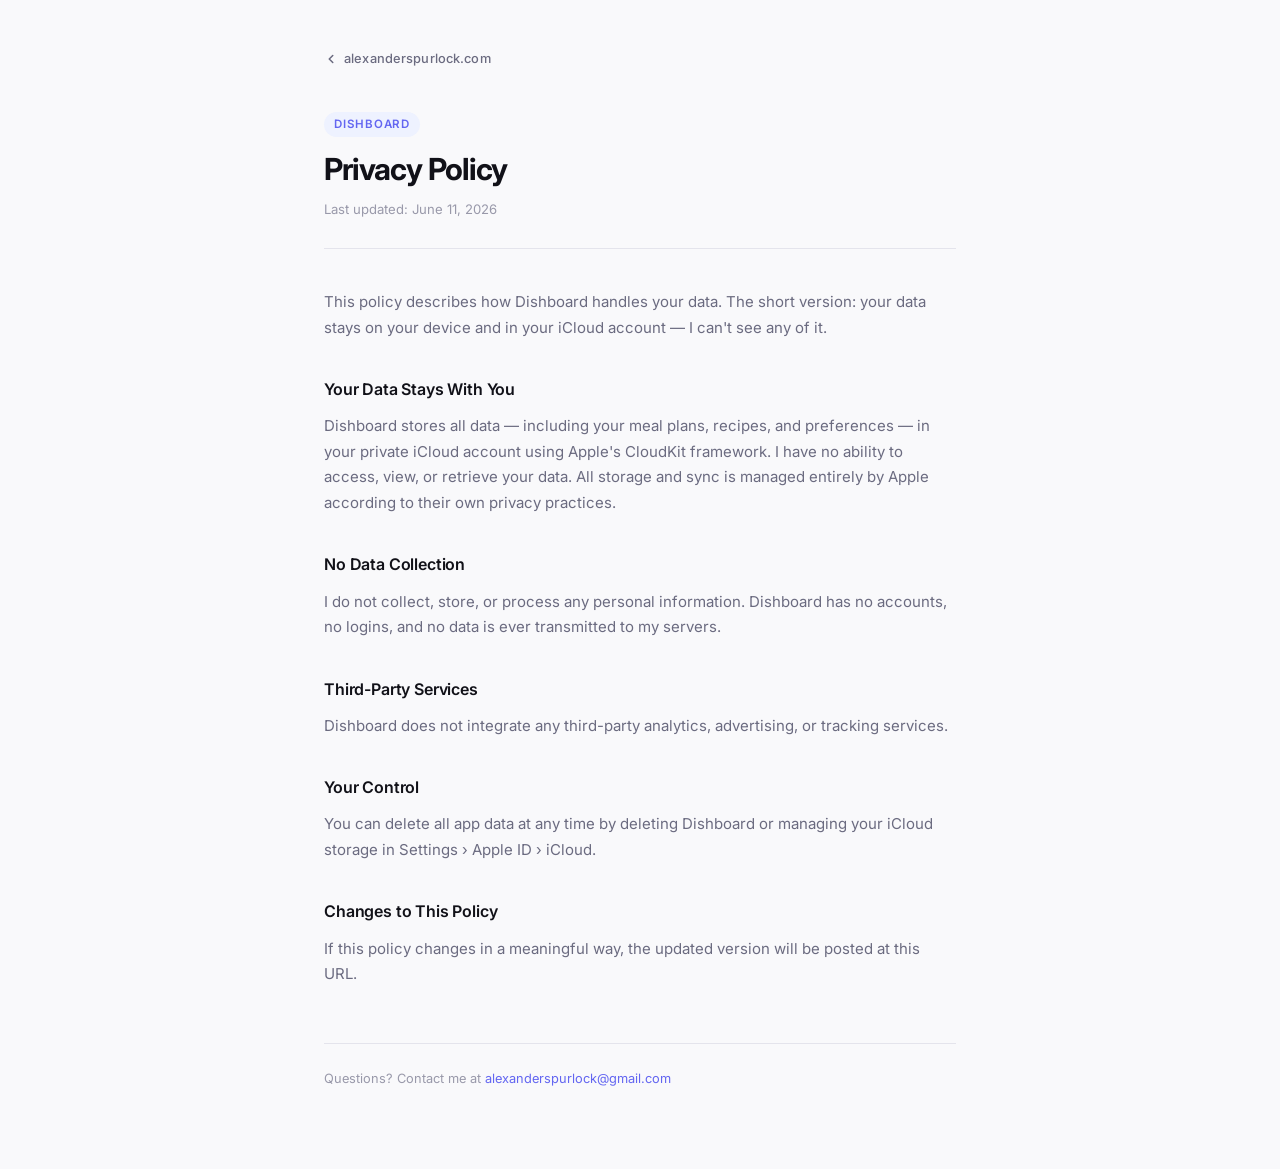
<file: legal/dishboard/privacy/index.html>
<!doctype html>
<html lang="en">
  <head>
    <meta charset="UTF-8" />
    <meta name="viewport" content="width=device-width, initial-scale=1.0" />
    <title>Privacy Policy — Dishboard</title>
    <meta name="description" content="Privacy Policy for Dishboard by Alexander Spurlock" />
    <meta name="author" content="Alexander Spurlock" />
    <link rel="preconnect" href="https://fonts.googleapis.com" />
    <link rel="preconnect" href="https://fonts.gstatic.com" crossorigin />
    <link href="https://fonts.googleapis.com/css2?family=Inter:wght@400;500;600;700&display=swap" rel="stylesheet" />
    <link rel="stylesheet" href="../../legal.css" />
  </head>
  <body>
    <div class="page">

      <a href="/" class="back">
        <svg viewBox="0 0 16 16" fill="none" stroke="currentColor" stroke-width="1.75" stroke-linecap="round" stroke-linejoin="round">
          <path d="M10 12L6 8l4-4"/>
        </svg>
        alexanderspurlock.com
      </a>

      <header class="doc-header">
        <span class="app-tag">Dishboard</span>
        <h1>Privacy Policy</h1>
        <p class="doc-meta">Last updated: June 11, 2026</p>
      </header>

      <main class="doc-body">
        <p>
          This policy describes how Dishboard handles your data. The short version:
          your data stays on your device and in your iCloud account — I can't see any of it.
        </p>

        <h2>Your Data Stays With You</h2>
        <p>
          Dishboard stores all data — including your meal plans, recipes, and preferences —
          in your private iCloud account using Apple's CloudKit framework. I have no ability
          to access, view, or retrieve your data. All storage and sync is managed entirely
          by Apple according to their own privacy practices.
        </p>

        <h2>No Data Collection</h2>
        <p>
          I do not collect, store, or process any personal information. Dishboard has no
          accounts, no logins, and no data is ever transmitted to my servers.
        </p>

        <h2>Third-Party Services</h2>
        <p>
          Dishboard does not integrate any third-party analytics, advertising, or tracking services.
        </p>

        <h2>Your Control</h2>
        <p>
          You can delete all app data at any time by deleting Dishboard or managing your
          iCloud storage in Settings &rsaquo; Apple ID &rsaquo; iCloud.
        </p>

        <h2>Changes to This Policy</h2>
        <p>
          If this policy changes in a meaningful way, the updated version will be
          posted at this URL.
        </p>
      </main>

      <footer class="doc-footer">
        Questions? Contact me at
        <a href="mailto:alexanderspurlock@gmail.com">alexanderspurlock@gmail.com</a>
      </footer>

    </div>
  </body>
</html>
</file>
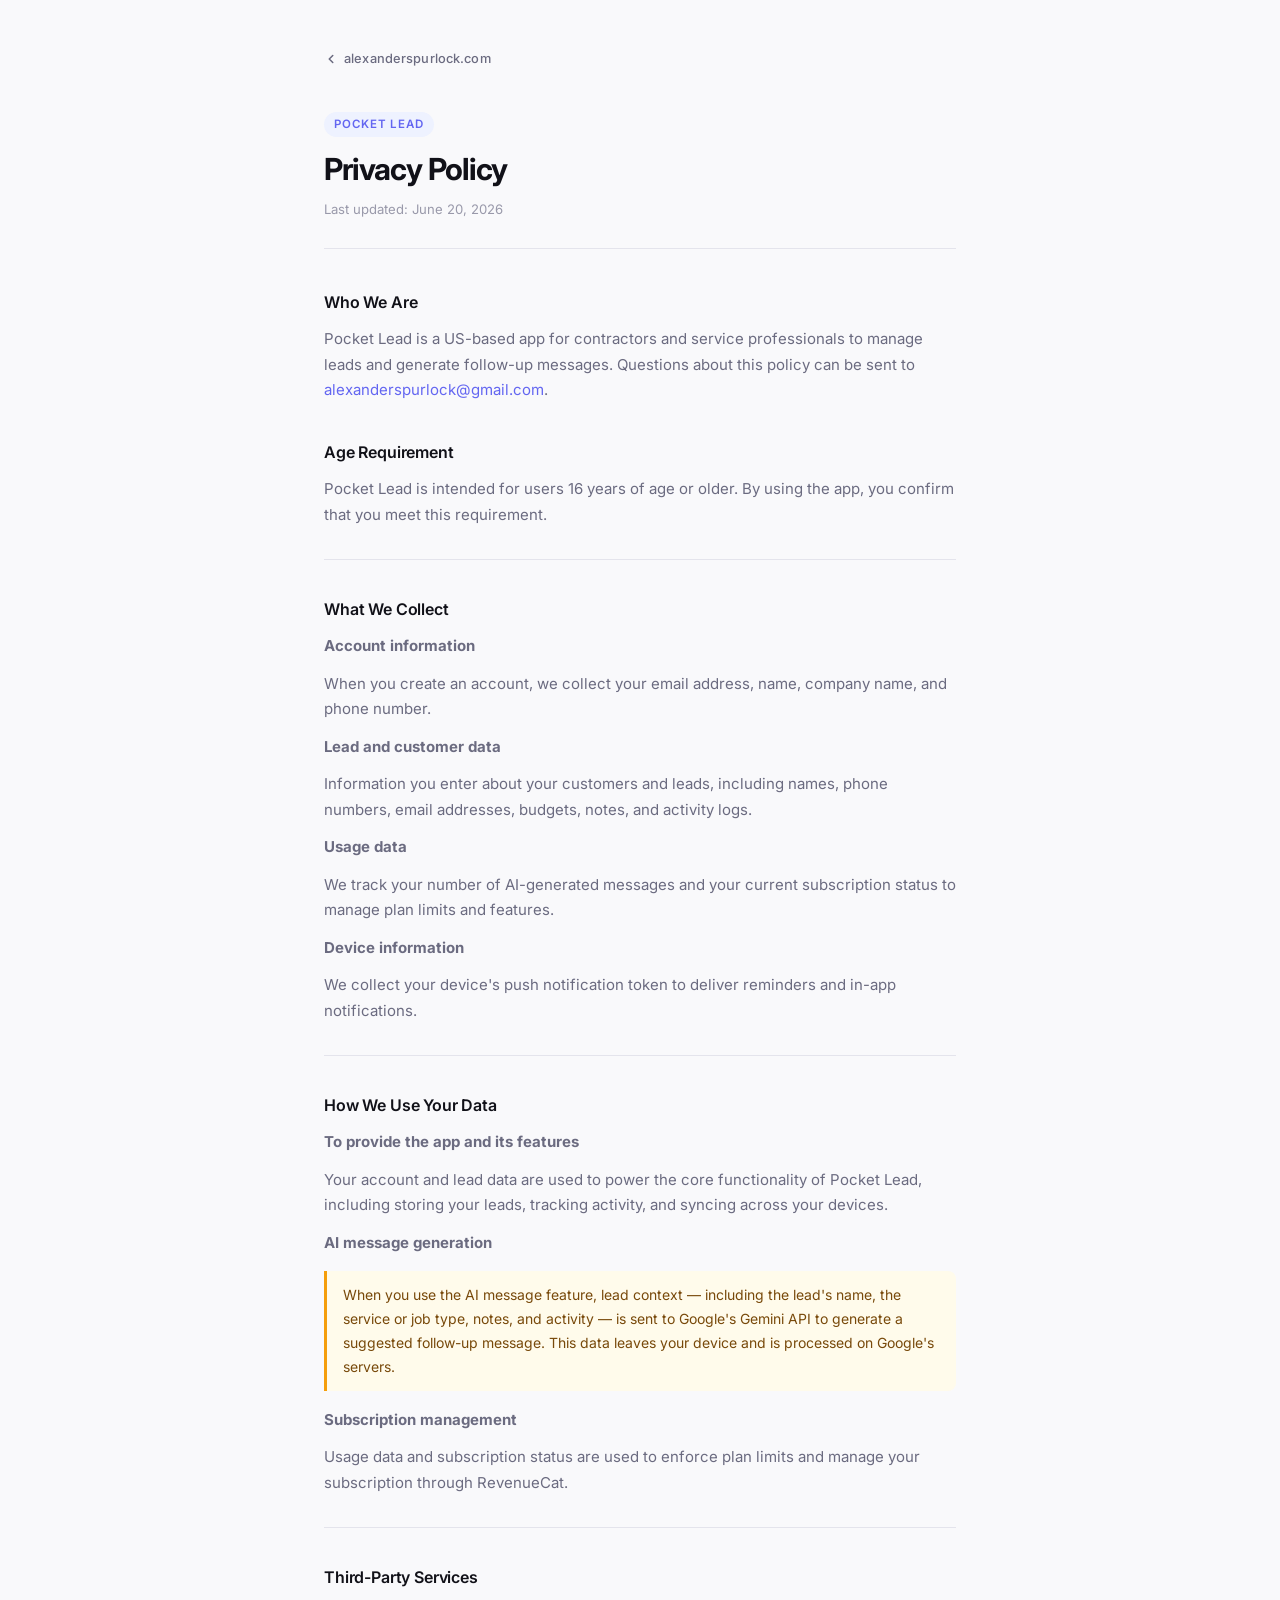
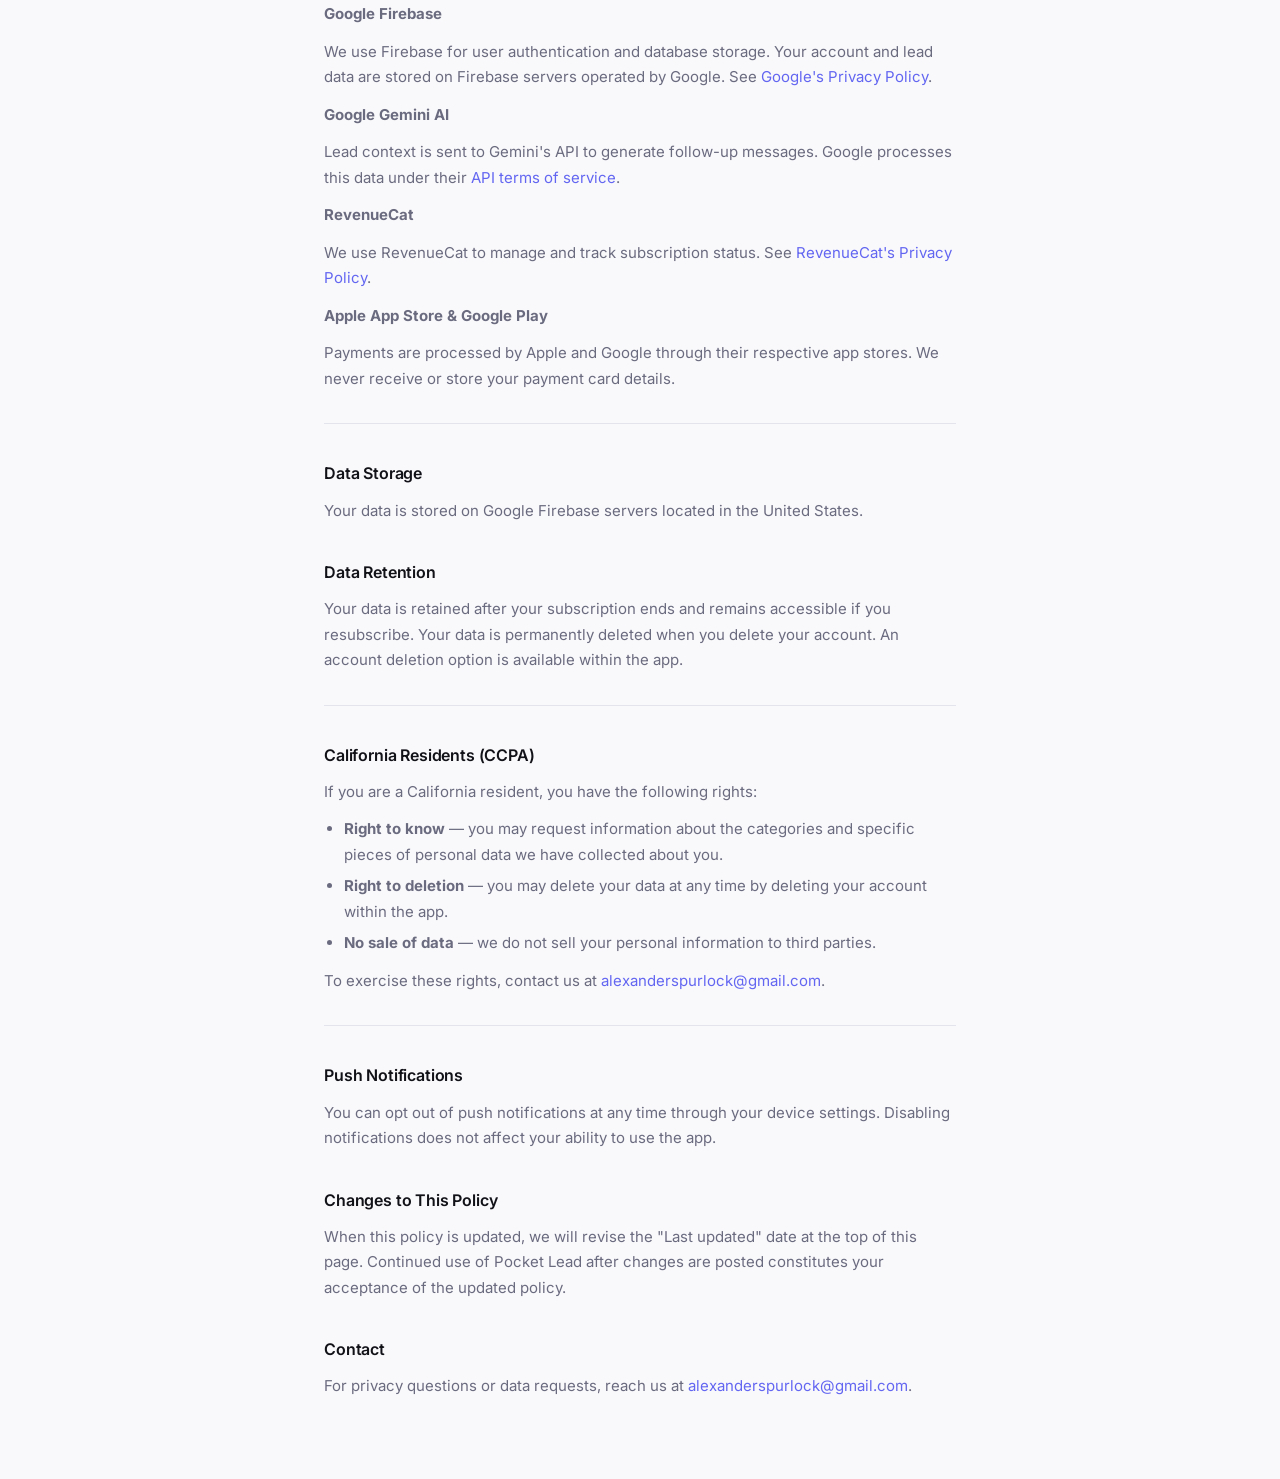
<file: legal/pocket-lead/privacy/index.html>
<!doctype html>
<html lang="en">
  <head>
    <meta charset="UTF-8" />
    <meta name="viewport" content="width=device-width, initial-scale=1.0" />
    <title>Privacy Policy — Pocket Lead</title>
    <meta name="description" content="Privacy Policy for Pocket Lead by Alexander Spurlock" />
    <meta name="author" content="Alexander Spurlock" />
    <link rel="preconnect" href="https://fonts.googleapis.com" />
    <link rel="preconnect" href="https://fonts.gstatic.com" crossorigin />
    <link href="https://fonts.googleapis.com/css2?family=Inter:wght@400;500;600;700&display=swap" rel="stylesheet" />
    <link rel="stylesheet" href="../../legal.css" />
  </head>
  <body>
    <div class="page">

      <a href="/" class="back">
        <svg viewBox="0 0 16 16" fill="none" stroke="currentColor" stroke-width="1.75" stroke-linecap="round" stroke-linejoin="round">
          <path d="M10 12L6 8l4-4"/>
        </svg>
        alexanderspurlock.com
      </a>

      <header class="doc-header">
        <span class="app-tag">Pocket Lead</span>
        <h1>Privacy Policy</h1>
        <p class="doc-meta">Last updated: June 20, 2026</p>
      </header>

      <main class="doc-body">

        <h2>Who We Are</h2>
        <p>
          Pocket Lead is a US-based app for contractors and service professionals to manage
          leads and generate follow-up messages. Questions about this policy can be sent to
          <a href="mailto:alexanderspurlock@gmail.com">alexanderspurlock@gmail.com</a>.
        </p>

        <h2>Age Requirement</h2>
        <p>
          Pocket Lead is intended for users 16 years of age or older. By using the app,
          you confirm that you meet this requirement.
        </p>

        <hr class="section-divider" />

        <h2>What We Collect</h2>

        <p><strong>Account information</strong></p>
        <p>
          When you create an account, we collect your email address, name, company name,
          and phone number.
        </p>

        <p><strong>Lead and customer data</strong></p>
        <p>
          Information you enter about your customers and leads, including names, phone numbers,
          email addresses, budgets, notes, and activity logs.
        </p>

        <p><strong>Usage data</strong></p>
        <p>
          We track your number of AI-generated messages and your current subscription status
          to manage plan limits and features.
        </p>

        <p><strong>Device information</strong></p>
        <p>
          We collect your device's push notification token to deliver reminders and
          in-app notifications.
        </p>

        <hr class="section-divider" />

        <h2>How We Use Your Data</h2>

        <p><strong>To provide the app and its features</strong></p>
        <p>
          Your account and lead data are used to power the core functionality of Pocket Lead,
          including storing your leads, tracking activity, and syncing across your devices.
        </p>

        <p><strong>AI message generation</strong></p>
        <div class="callout">
          When you use the AI message feature, lead context — including the lead's name,
          the service or job type, notes, and activity — is sent to Google's Gemini API
          to generate a suggested follow-up message. This data leaves your device and is
          processed on Google's servers.
        </div>

        <p><strong>Subscription management</strong></p>
        <p>
          Usage data and subscription status are used to enforce plan limits and manage
          your subscription through RevenueCat.
        </p>

        <hr class="section-divider" />

        <h2>Third-Party Services</h2>

        <p><strong>Google Firebase</strong></p>
        <p>
          We use Firebase for user authentication and database storage. Your account and
          lead data are stored on Firebase servers operated by Google. See
          <a href="https://policies.google.com/privacy" target="_blank" rel="noopener">Google's Privacy Policy</a>.
        </p>

        <p><strong>Google Gemini AI</strong></p>
        <p>
          Lead context is sent to Gemini's API to generate follow-up messages. Google
          processes this data under their
          <a href="https://ai.google.dev/terms" target="_blank" rel="noopener">API terms of service</a>.
        </p>

        <p><strong>RevenueCat</strong></p>
        <p>
          We use RevenueCat to manage and track subscription status. See
          <a href="https://www.revenuecat.com/privacy" target="_blank" rel="noopener">RevenueCat's Privacy Policy</a>.
        </p>

        <p><strong>Apple App Store &amp; Google Play</strong></p>
        <p>
          Payments are processed by Apple and Google through their respective app stores.
          We never receive or store your payment card details.
        </p>

        <hr class="section-divider" />

        <h2>Data Storage</h2>
        <p>
          Your data is stored on Google Firebase servers located in the United States.
        </p>

        <h2>Data Retention</h2>
        <p>
          Your data is retained after your subscription ends and remains accessible if
          you resubscribe. Your data is permanently deleted when you delete your account.
          An account deletion option is available within the app.
        </p>

        <hr class="section-divider" />

        <h2>California Residents (CCPA)</h2>
        <p>If you are a California resident, you have the following rights:</p>
        <ul>
          <li><strong>Right to know</strong> — you may request information about the categories and specific pieces of personal data we have collected about you.</li>
          <li><strong>Right to deletion</strong> — you may delete your data at any time by deleting your account within the app.</li>
          <li><strong>No sale of data</strong> — we do not sell your personal information to third parties.</li>
        </ul>
        <p>
          To exercise these rights, contact us at
          <a href="mailto:alexanderspurlock@gmail.com">alexanderspurlock@gmail.com</a>.
        </p>

        <hr class="section-divider" />

        <h2>Push Notifications</h2>
        <p>
          You can opt out of push notifications at any time through your device settings.
          Disabling notifications does not affect your ability to use the app.
        </p>

        <h2>Changes to This Policy</h2>
        <p>
          When this policy is updated, we will revise the "Last updated" date at the top
          of this page. Continued use of Pocket Lead after changes are posted constitutes
          your acceptance of the updated policy.
        </p>

        <h2>Contact</h2>
        <p>
          For privacy questions or data requests, reach us at
          <a href="mailto:alexanderspurlock@gmail.com">alexanderspurlock@gmail.com</a>.
        </p>

      </main>

    </div>
  </body>
</html>
</file>
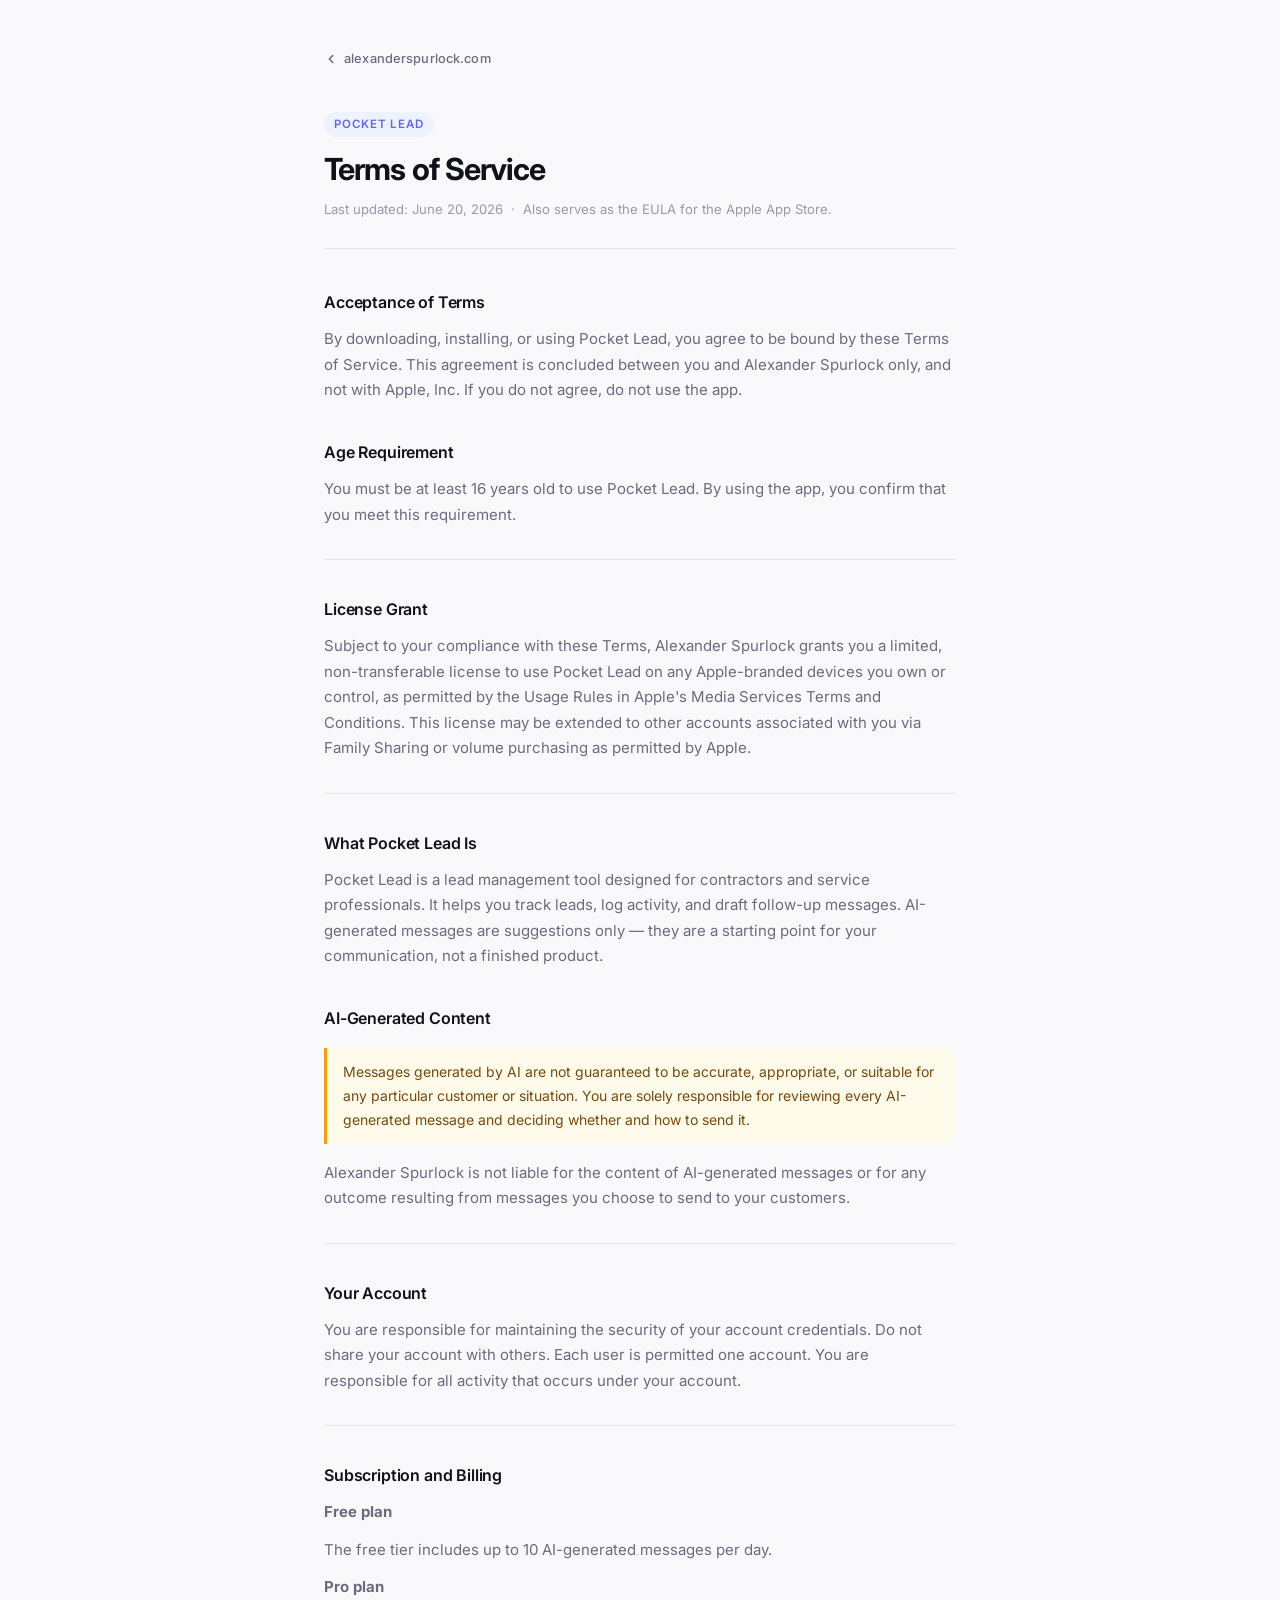
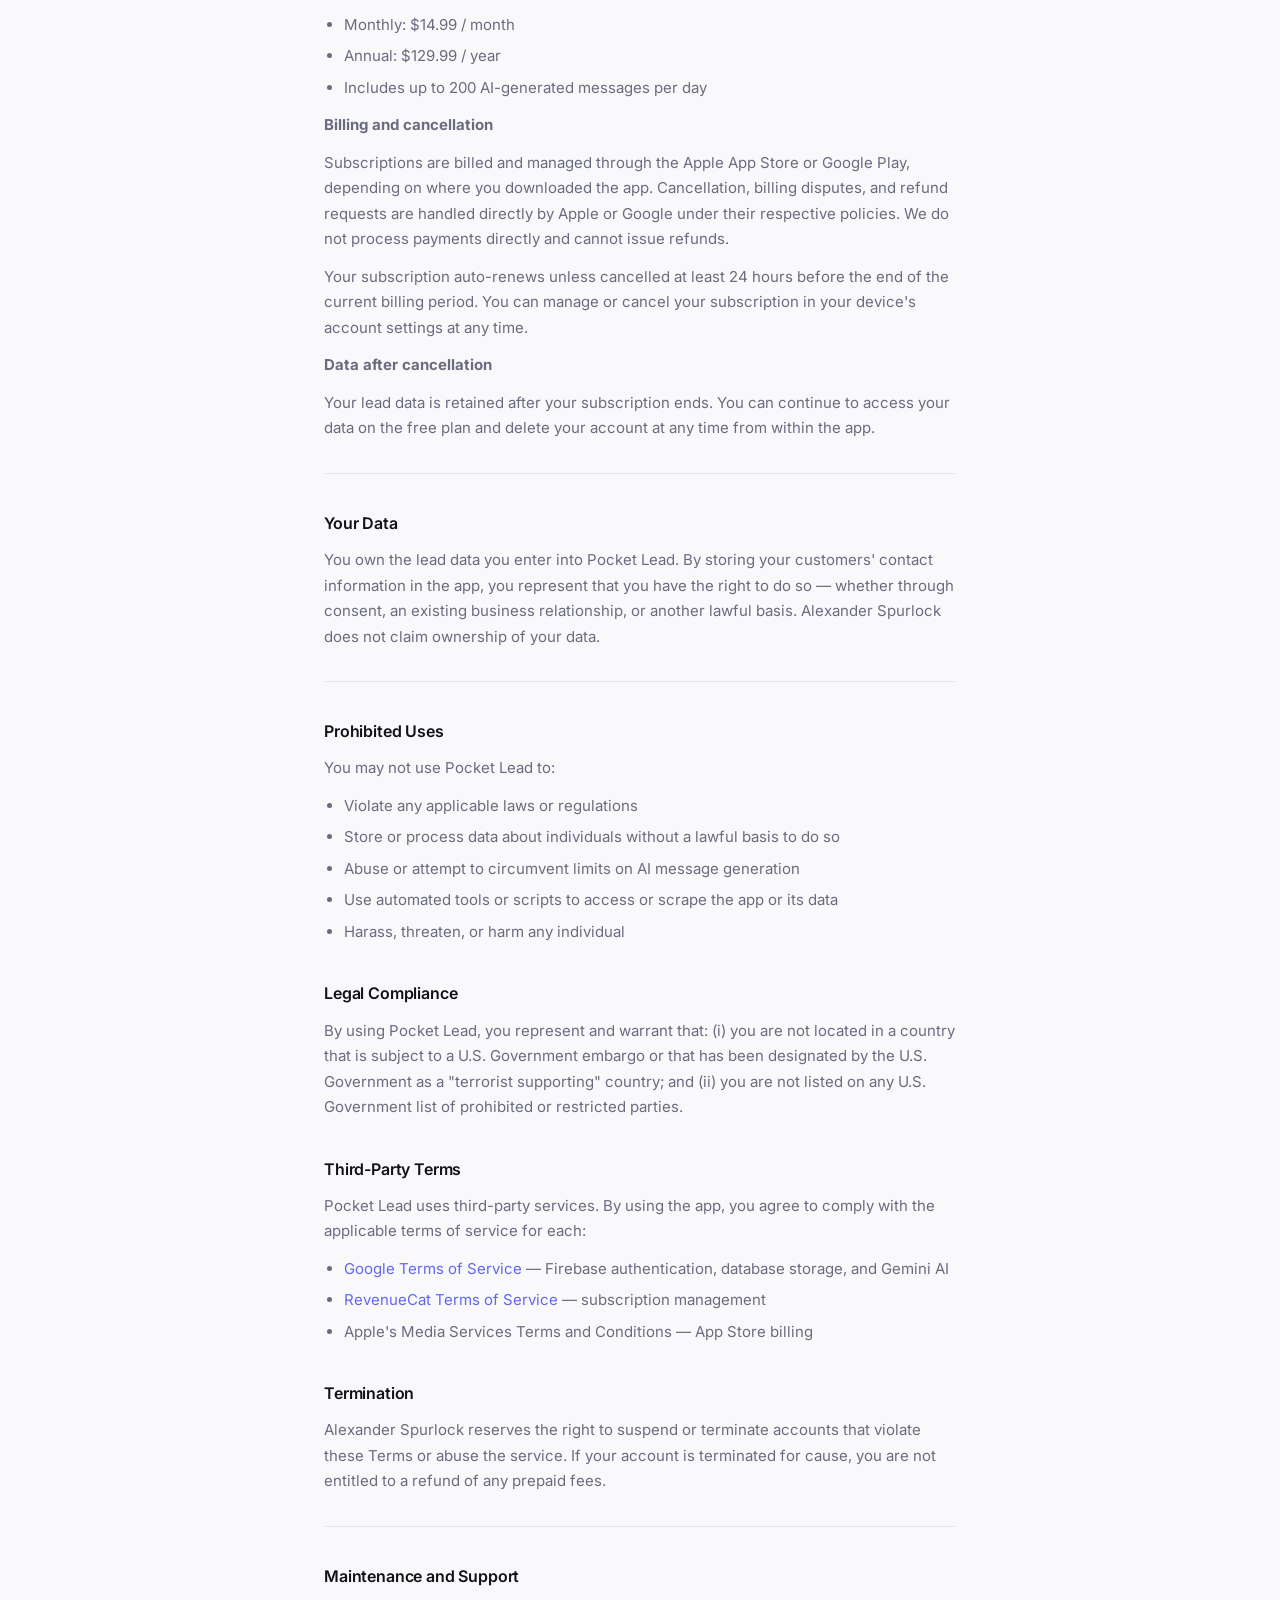
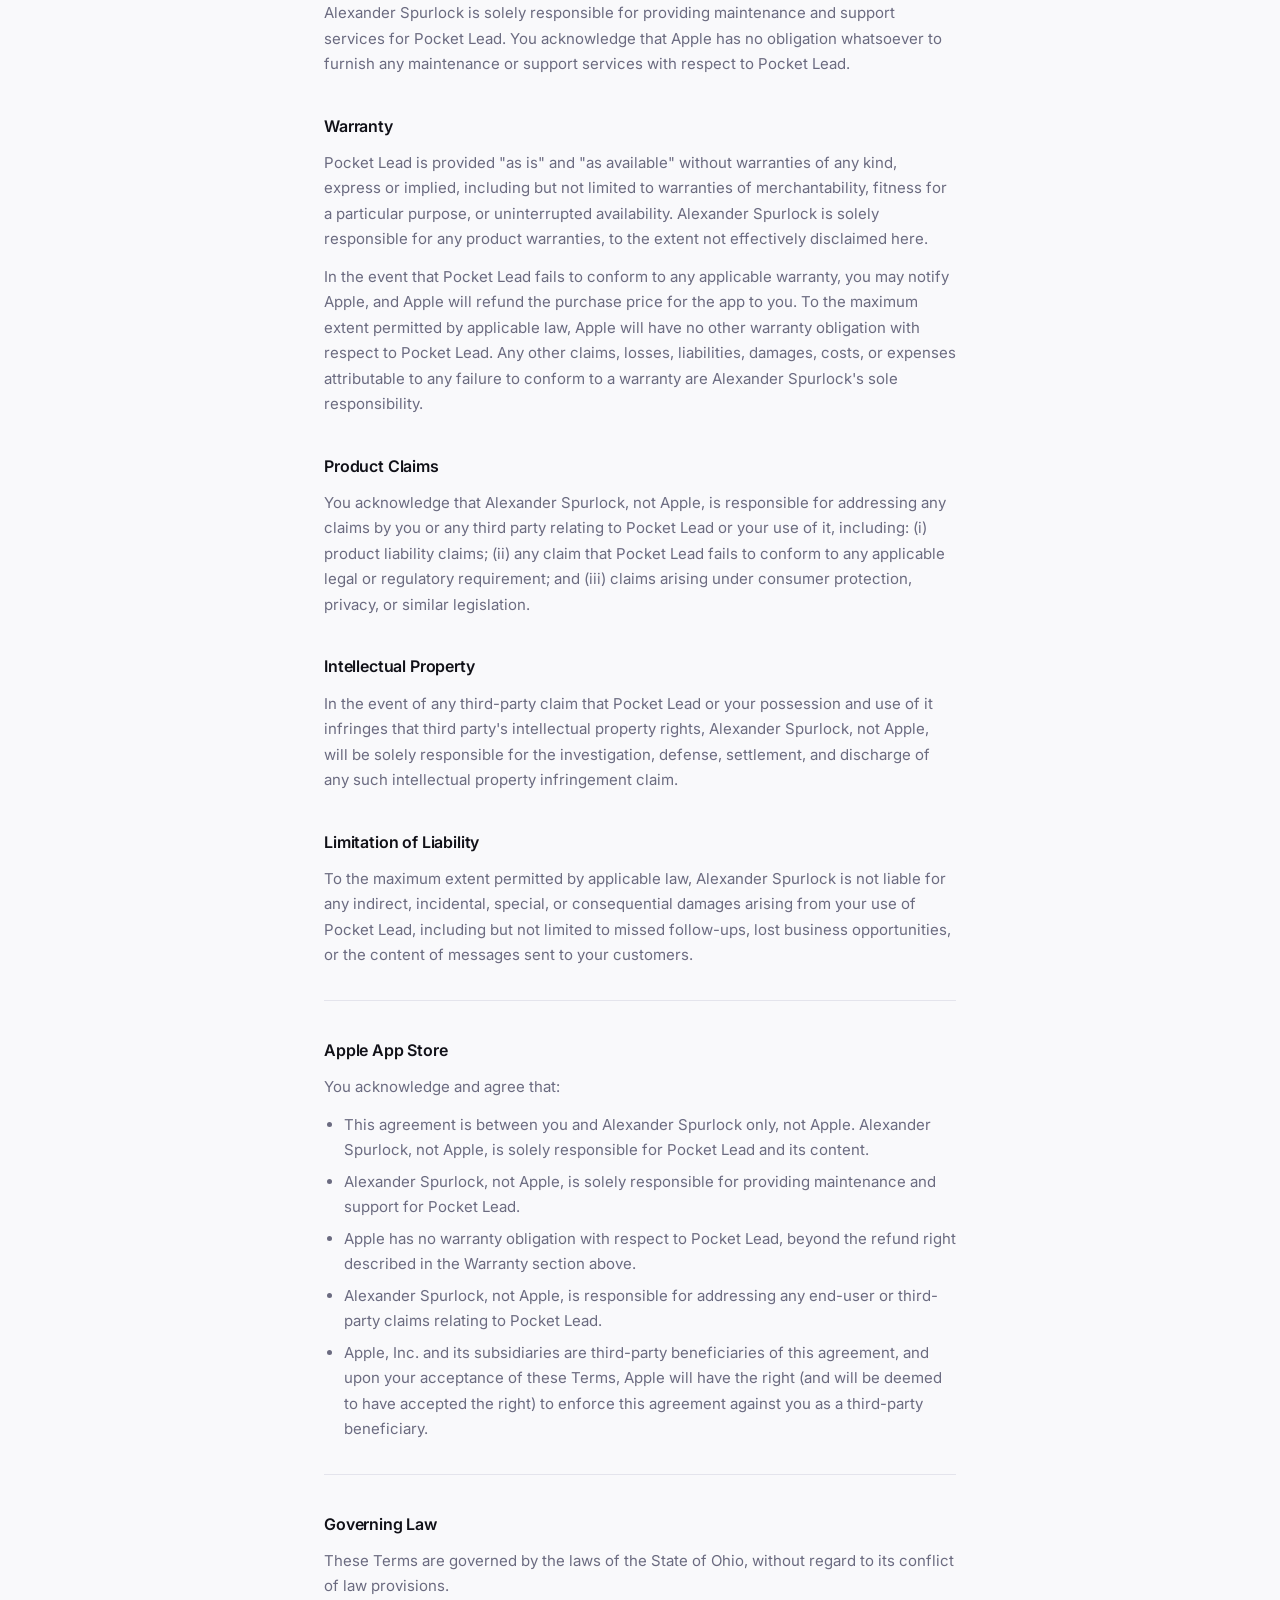
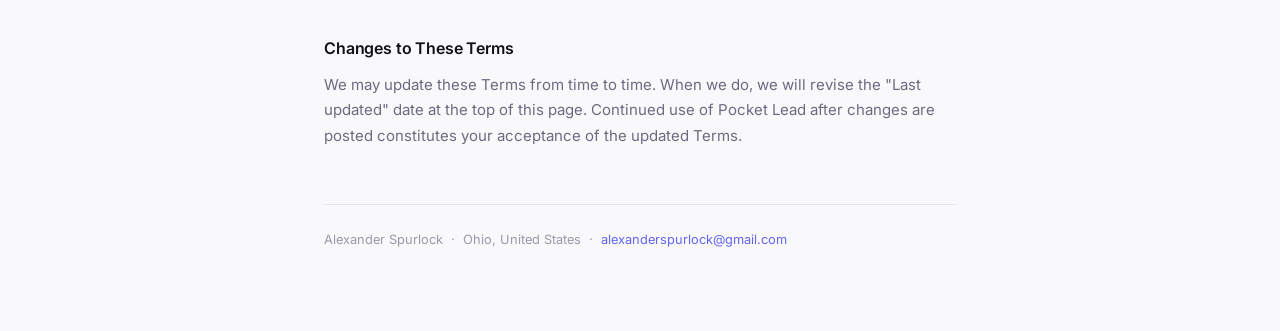
<file: legal/pocket-lead/terms/index.html>
<!doctype html>
<html lang="en">
  <head>
    <meta charset="UTF-8" />
    <meta name="viewport" content="width=device-width, initial-scale=1.0" />
    <title>Terms of Service — Pocket Lead</title>
    <meta name="description" content="Terms of Service for Pocket Lead by Alexander Spurlock" />
    <meta name="author" content="Alexander Spurlock" />
    <link rel="preconnect" href="https://fonts.googleapis.com" />
    <link rel="preconnect" href="https://fonts.gstatic.com" crossorigin />
    <link href="https://fonts.googleapis.com/css2?family=Inter:wght@400;500;600;700&display=swap" rel="stylesheet" />
    <link rel="stylesheet" href="../../legal.css" />
  </head>
  <body>
    <div class="page">

      <a href="/" class="back">
        <svg viewBox="0 0 16 16" fill="none" stroke="currentColor" stroke-width="1.75" stroke-linecap="round" stroke-linejoin="round">
          <path d="M10 12L6 8l4-4"/>
        </svg>
        alexanderspurlock.com
      </a>

      <header class="doc-header">
        <span class="app-tag">Pocket Lead</span>
        <h1>Terms of Service</h1>
        <p class="doc-meta">
          Last updated: June 20, 2026 &nbsp;&middot;&nbsp;
          Also serves as the EULA for the Apple App Store.
        </p>
      </header>

      <main class="doc-body">

        <h2>Acceptance of Terms</h2>
        <p>
          By downloading, installing, or using Pocket Lead, you agree to be bound by these
          Terms of Service. This agreement is concluded between you and Alexander Spurlock
          only, and not with Apple, Inc. If you do not agree, do not use the app.
        </p>

        <h2>Age Requirement</h2>
        <p>
          You must be at least 16 years old to use Pocket Lead. By using the app, you
          confirm that you meet this requirement.
        </p>

        <hr class="section-divider" />

        <h2>License Grant</h2>
        <p>
          Subject to your compliance with these Terms, Alexander Spurlock grants you a
          limited, non-transferable license to use Pocket Lead on any Apple-branded devices
          you own or control, as permitted by the Usage Rules in Apple's Media Services
          Terms and Conditions. This license may be extended to other accounts associated
          with you via Family Sharing or volume purchasing as permitted by Apple.
        </p>

        <hr class="section-divider" />

        <h2>What Pocket Lead Is</h2>
        <p>
          Pocket Lead is a lead management tool designed for contractors and service
          professionals. It helps you track leads, log activity, and draft follow-up
          messages. AI-generated messages are suggestions only — they are a starting
          point for your communication, not a finished product.
        </p>

        <h2>AI-Generated Content</h2>
        <div class="callout">
          Messages generated by AI are not guaranteed to be accurate, appropriate, or
          suitable for any particular customer or situation. You are solely responsible
          for reviewing every AI-generated message and deciding whether and how to send it.
        </div>
        <p>
          Alexander Spurlock is not liable for the content of AI-generated messages or
          for any outcome resulting from messages you choose to send to your customers.
        </p>

        <hr class="section-divider" />

        <h2>Your Account</h2>
        <p>
          You are responsible for maintaining the security of your account credentials.
          Do not share your account with others. Each user is permitted one account.
          You are responsible for all activity that occurs under your account.
        </p>

        <hr class="section-divider" />

        <h2>Subscription and Billing</h2>

        <p><strong>Free plan</strong></p>
        <p>The free tier includes up to 10 AI-generated messages per day.</p>

        <p><strong>Pro plan</strong></p>
        <ul>
          <li>Monthly: $14.99 / month</li>
          <li>Annual: $129.99 / year</li>
          <li>Includes up to 200 AI-generated messages per day</li>
        </ul>

        <p><strong>Billing and cancellation</strong></p>
        <p>
          Subscriptions are billed and managed through the Apple App Store or Google Play,
          depending on where you downloaded the app. Cancellation, billing disputes, and
          refund requests are handled directly by Apple or Google under their respective
          policies. We do not process payments directly and cannot issue refunds.
        </p>
        <p>
          Your subscription auto-renews unless cancelled at least 24 hours before the
          end of the current billing period. You can manage or cancel your subscription
          in your device's account settings at any time.
        </p>

        <p><strong>Data after cancellation</strong></p>
        <p>
          Your lead data is retained after your subscription ends. You can continue to
          access your data on the free plan and delete your account at any time from
          within the app.
        </p>

        <hr class="section-divider" />

        <h2>Your Data</h2>
        <p>
          You own the lead data you enter into Pocket Lead. By storing your customers'
          contact information in the app, you represent that you have the right to do so —
          whether through consent, an existing business relationship, or another lawful
          basis. Alexander Spurlock does not claim ownership of your data.
        </p>

        <hr class="section-divider" />

        <h2>Prohibited Uses</h2>
        <p>You may not use Pocket Lead to:</p>
        <ul>
          <li>Violate any applicable laws or regulations</li>
          <li>Store or process data about individuals without a lawful basis to do so</li>
          <li>Abuse or attempt to circumvent limits on AI message generation</li>
          <li>Use automated tools or scripts to access or scrape the app or its data</li>
          <li>Harass, threaten, or harm any individual</li>
        </ul>

        <h2>Legal Compliance</h2>
        <p>
          By using Pocket Lead, you represent and warrant that: (i) you are not located
          in a country that is subject to a U.S. Government embargo or that has been
          designated by the U.S. Government as a "terrorist supporting" country; and
          (ii) you are not listed on any U.S. Government list of prohibited or
          restricted parties.
        </p>

        <h2>Third-Party Terms</h2>
        <p>Pocket Lead uses third-party services. By using the app, you agree to comply with the applicable terms of service for each:</p>
        <ul>
          <li><a href="https://policies.google.com/terms" target="_blank" rel="noopener">Google Terms of Service</a> — Firebase authentication, database storage, and Gemini AI</li>
          <li><a href="https://www.revenuecat.com/terms" target="_blank" rel="noopener">RevenueCat Terms of Service</a> — subscription management</li>
          <li>Apple's Media Services Terms and Conditions — App Store billing</li>
        </ul>

        <h2>Termination</h2>
        <p>
          Alexander Spurlock reserves the right to suspend or terminate accounts that
          violate these Terms or abuse the service. If your account is terminated for
          cause, you are not entitled to a refund of any prepaid fees.
        </p>

        <hr class="section-divider" />

        <h2>Maintenance and Support</h2>
        <p>
          Alexander Spurlock is solely responsible for providing maintenance and support
          services for Pocket Lead. You acknowledge that Apple has no obligation
          whatsoever to furnish any maintenance or support services with respect to
          Pocket Lead.
        </p>

        <h2>Warranty</h2>
        <p>
          Pocket Lead is provided "as is" and "as available" without warranties of any
          kind, express or implied, including but not limited to warranties of
          merchantability, fitness for a particular purpose, or uninterrupted
          availability. Alexander Spurlock is solely responsible for any product
          warranties, to the extent not effectively disclaimed here.
        </p>
        <p>
          In the event that Pocket Lead fails to conform to any applicable warranty,
          you may notify Apple, and Apple will refund the purchase price for the app
          to you. To the maximum extent permitted by applicable law, Apple will have
          no other warranty obligation with respect to Pocket Lead. Any other claims,
          losses, liabilities, damages, costs, or expenses attributable to any failure
          to conform to a warranty are Alexander Spurlock's sole responsibility.
        </p>

        <h2>Product Claims</h2>
        <p>
          You acknowledge that Alexander Spurlock, not Apple, is responsible for
          addressing any claims by you or any third party relating to Pocket Lead or
          your use of it, including: (i) product liability claims; (ii) any claim that
          Pocket Lead fails to conform to any applicable legal or regulatory requirement;
          and (iii) claims arising under consumer protection, privacy, or similar
          legislation.
        </p>

        <h2>Intellectual Property</h2>
        <p>
          In the event of any third-party claim that Pocket Lead or your possession and
          use of it infringes that third party's intellectual property rights, Alexander
          Spurlock, not Apple, will be solely responsible for the investigation, defense,
          settlement, and discharge of any such intellectual property infringement claim.
        </p>

        <h2>Limitation of Liability</h2>
        <p>
          To the maximum extent permitted by applicable law, Alexander Spurlock is not
          liable for any indirect, incidental, special, or consequential damages arising
          from your use of Pocket Lead, including but not limited to missed follow-ups,
          lost business opportunities, or the content of messages sent to your customers.
        </p>

        <hr class="section-divider" />

        <h2>Apple App Store</h2>
        <p>You acknowledge and agree that:</p>
        <ul>
          <li>This agreement is between you and Alexander Spurlock only, not Apple. Alexander Spurlock, not Apple, is solely responsible for Pocket Lead and its content.</li>
          <li>Alexander Spurlock, not Apple, is solely responsible for providing maintenance and support for Pocket Lead.</li>
          <li>Apple has no warranty obligation with respect to Pocket Lead, beyond the refund right described in the Warranty section above.</li>
          <li>Alexander Spurlock, not Apple, is responsible for addressing any end-user or third-party claims relating to Pocket Lead.</li>
          <li>Apple, Inc. and its subsidiaries are third-party beneficiaries of this agreement, and upon your acceptance of these Terms, Apple will have the right (and will be deemed to have accepted the right) to enforce this agreement against you as a third-party beneficiary.</li>
        </ul>

        <hr class="section-divider" />

        <h2>Governing Law</h2>
        <p>
          These Terms are governed by the laws of the State of Ohio, without regard
          to its conflict of law provisions.
        </p>

        <h2>Changes to These Terms</h2>
        <p>
          We may update these Terms from time to time. When we do, we will revise the
          "Last updated" date at the top of this page. Continued use of Pocket Lead
          after changes are posted constitutes your acceptance of the updated Terms.
        </p>

      </main>

      <footer class="doc-footer">
        Alexander Spurlock &nbsp;&middot;&nbsp; Ohio, United States &nbsp;&middot;&nbsp;
        <a href="mailto:alexanderspurlock@gmail.com">alexanderspurlock@gmail.com</a>
      </footer>

    </div>
  </body>
</html>
</file>
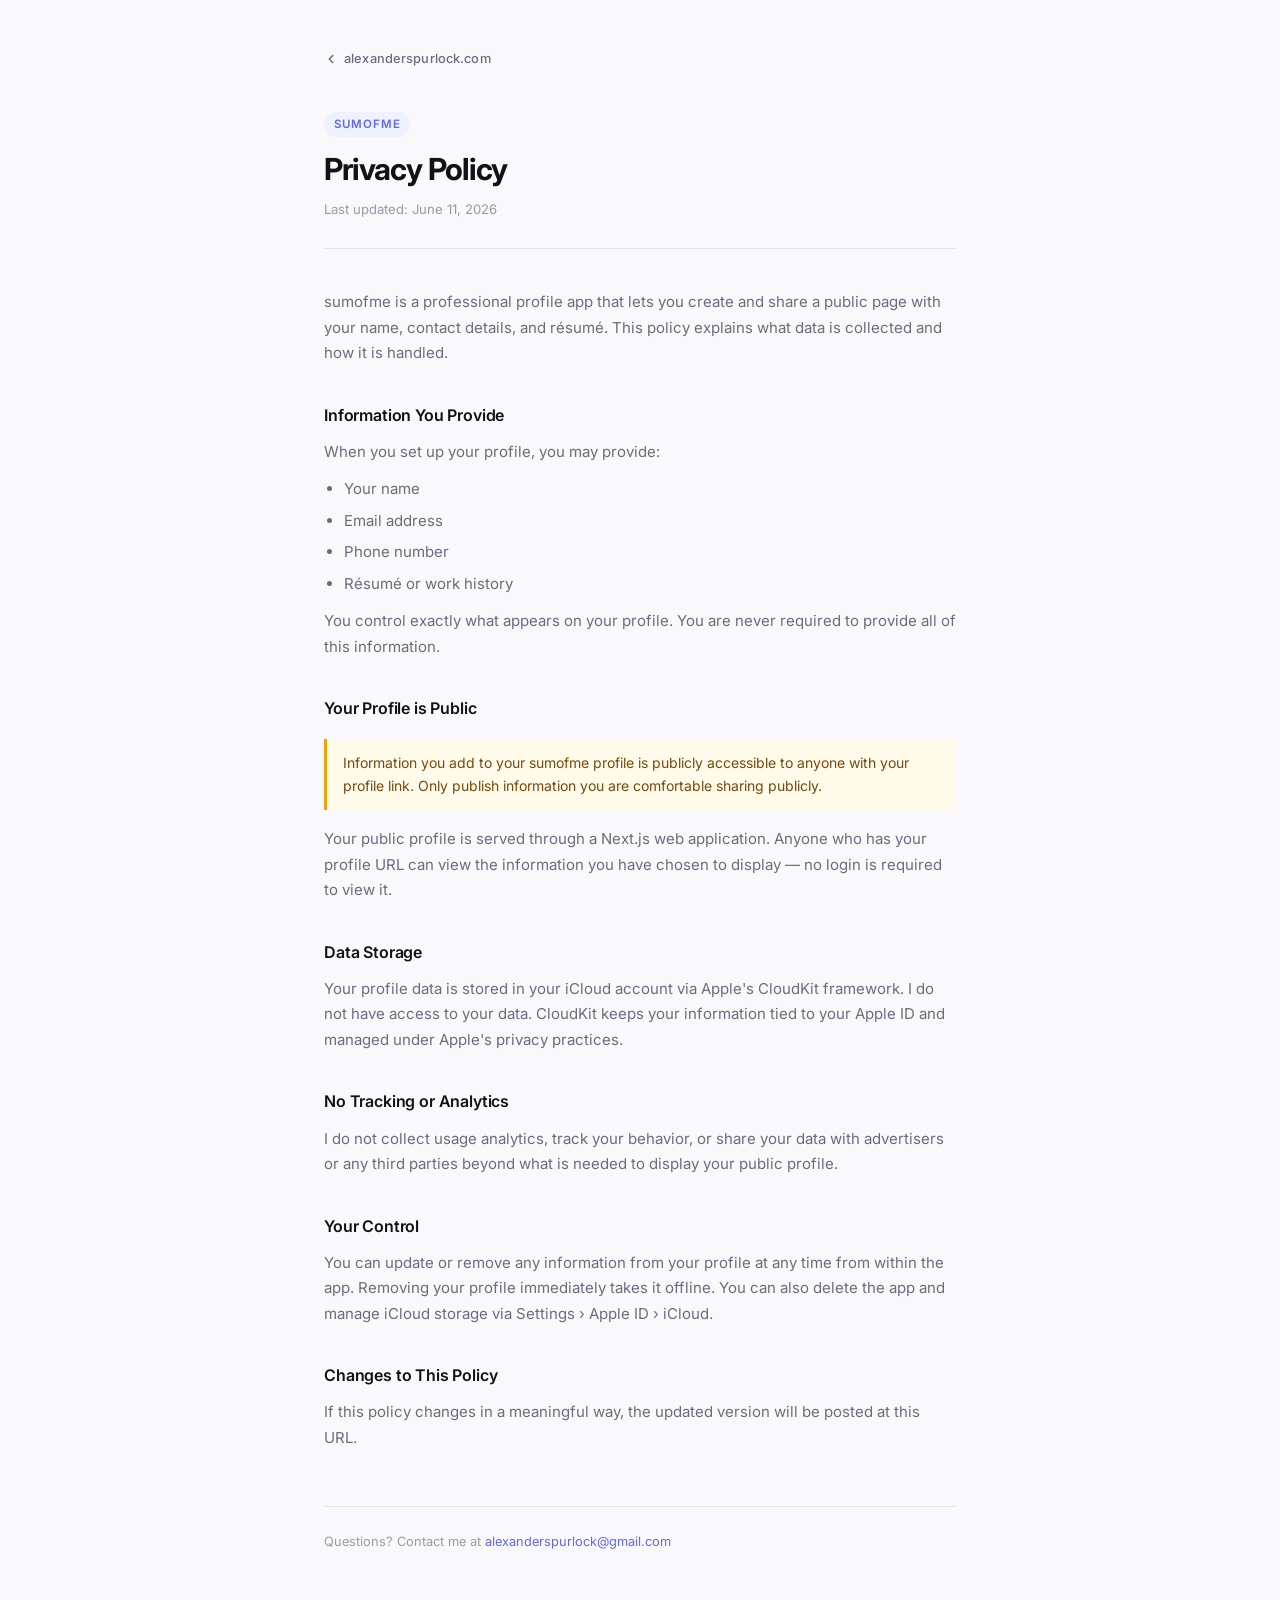
<file: legal/sumofme/privacy/index.html>
<!doctype html>
<html lang="en">
  <head>
    <meta charset="UTF-8" />
    <meta name="viewport" content="width=device-width, initial-scale=1.0" />
    <title>Privacy Policy — sumofme</title>
    <meta name="description" content="Privacy Policy for sumofme by Alexander Spurlock" />
    <meta name="author" content="Alexander Spurlock" />
    <link rel="preconnect" href="https://fonts.googleapis.com" />
    <link rel="preconnect" href="https://fonts.gstatic.com" crossorigin />
    <link href="https://fonts.googleapis.com/css2?family=Inter:wght@400;500;600;700&display=swap" rel="stylesheet" />
    <link rel="stylesheet" href="../../legal.css" />
  </head>
  <body>
    <div class="page">

      <a href="/" class="back">
        <svg viewBox="0 0 16 16" fill="none" stroke="currentColor" stroke-width="1.75" stroke-linecap="round" stroke-linejoin="round">
          <path d="M10 12L6 8l4-4"/>
        </svg>
        alexanderspurlock.com
      </a>

      <header class="doc-header">
        <span class="app-tag">sumofme</span>
        <h1>Privacy Policy</h1>
        <p class="doc-meta">Last updated: June 11, 2026</p>
      </header>

      <main class="doc-body">
        <p>
          sumofme is a professional profile app that lets you create and share a public page
          with your name, contact details, and résumé. This policy explains what data
          is collected and how it is handled.
        </p>

        <h2>Information You Provide</h2>
        <p>
          When you set up your profile, you may provide:
        </p>
        <ul>
          <li>Your name</li>
          <li>Email address</li>
          <li>Phone number</li>
          <li>Résumé or work history</li>
        </ul>
        <p>
          You control exactly what appears on your profile. You are never required
          to provide all of this information.
        </p>

        <h2>Your Profile is Public</h2>
        <div class="callout">
          Information you add to your sumofme profile is publicly accessible to anyone
          with your profile link. Only publish information you are comfortable sharing publicly.
        </div>
        <p>
          Your public profile is served through a Next.js web application. Anyone who
          has your profile URL can view the information you have chosen to display — no
          login is required to view it.
        </p>

        <h2>Data Storage</h2>
        <p>
          Your profile data is stored in your iCloud account via Apple's CloudKit framework.
          I do not have access to your data. CloudKit keeps your information tied to your
          Apple ID and managed under Apple's privacy practices.
        </p>

        <h2>No Tracking or Analytics</h2>
        <p>
          I do not collect usage analytics, track your behavior, or share your data with
          advertisers or any third parties beyond what is needed to display your public profile.
        </p>

        <h2>Your Control</h2>
        <p>
          You can update or remove any information from your profile at any time from within
          the app. Removing your profile immediately takes it offline. You can also delete the
          app and manage iCloud storage via Settings &rsaquo; Apple ID &rsaquo; iCloud.
        </p>

        <h2>Changes to This Policy</h2>
        <p>
          If this policy changes in a meaningful way, the updated version will be posted at
          this URL.
        </p>
      </main>

      <footer class="doc-footer">
        Questions? Contact me at
        <a href="mailto:alexanderspurlock@gmail.com">alexanderspurlock@gmail.com</a>
      </footer>

    </div>
  </body>
</html>
</file>
<file: legal/legal.css>
*, *::before, *::after {
  box-sizing: border-box;
  margin: 0;
  padding: 0;
}

:root {
  --bg: #f9f9fb;
  --surface: #ffffff;
  --text: #111118;
  --muted: #6b6b80;
  --faint: #9999aa;
  --border: #e4e4ec;
  --accent: #6366f1;
  --accent-light: #eef2ff;
}

body {
  font-family: 'Inter', system-ui, -apple-system, sans-serif;
  background: var(--bg);
  color: var(--text);
  font-size: 15px;
  line-height: 1.7;
  -webkit-font-smoothing: antialiased;
}

.page {
  max-width: 680px;
  margin: 0 auto;
  padding: 48px 24px 80px;
}

/* Back link */
.back {
  display: inline-flex;
  align-items: center;
  gap: 6px;
  font-size: 0.8rem;
  font-weight: 500;
  color: var(--muted);
  text-decoration: none;
  margin-bottom: 40px;
  letter-spacing: 0.01em;
  transition: color 0.15s ease;
}

.back:hover {
  color: var(--accent);
}

.back svg {
  width: 14px;
  height: 14px;
}

/* Header */
.doc-header {
  margin-bottom: 40px;
  padding-bottom: 28px;
  border-bottom: 1px solid var(--border);
}

.app-tag {
  display: inline-block;
  font-size: 0.72rem;
  font-weight: 600;
  letter-spacing: 0.08em;
  text-transform: uppercase;
  color: var(--accent);
  background: var(--accent-light);
  padding: 3px 10px;
  border-radius: 20px;
  margin-bottom: 14px;
}

.doc-header h1 {
  font-size: 1.9rem;
  font-weight: 700;
  letter-spacing: -0.03em;
  line-height: 1.2;
  color: var(--text);
  margin-bottom: 10px;
}

.doc-meta {
  font-size: 0.82rem;
  color: var(--faint);
}

/* Content */
.doc-body h2 {
  font-size: 1rem;
  font-weight: 600;
  letter-spacing: -0.01em;
  color: var(--text);
  margin-top: 36px;
  margin-bottom: 10px;
}

.doc-body h2:first-child {
  margin-top: 0;
}

.doc-body p {
  color: var(--muted);
  margin-bottom: 12px;
}

.doc-body p:last-child {
  margin-bottom: 0;
}

.doc-body ul {
  color: var(--muted);
  padding-left: 20px;
  margin-bottom: 12px;
}

.doc-body li {
  margin-bottom: 6px;
}

.doc-body a {
  color: var(--accent);
  text-decoration: none;
}

.doc-body a:hover {
  text-decoration: underline;
}

.callout {
  background: #fffbeb;
  border-left: 3px solid #f59e0b;
  border-radius: 0 8px 8px 0;
  padding: 12px 16px;
  margin: 16px 0;
  font-size: 0.875rem;
  color: #78490a;
}

.section-divider {
  border: none;
  border-top: 1px solid var(--border);
  margin: 32px 0;
}

/* Footer */
.doc-footer {
  margin-top: 56px;
  padding-top: 24px;
  border-top: 1px solid var(--border);
  font-size: 0.8rem;
  color: var(--faint);
}

.doc-footer a {
  color: var(--accent);
  text-decoration: none;
}

@media (max-width: 600px) {
  .page {
    padding: 32px 20px 60px;
  }

  .doc-header h1 {
    font-size: 1.5rem;
  }
}
</file>
